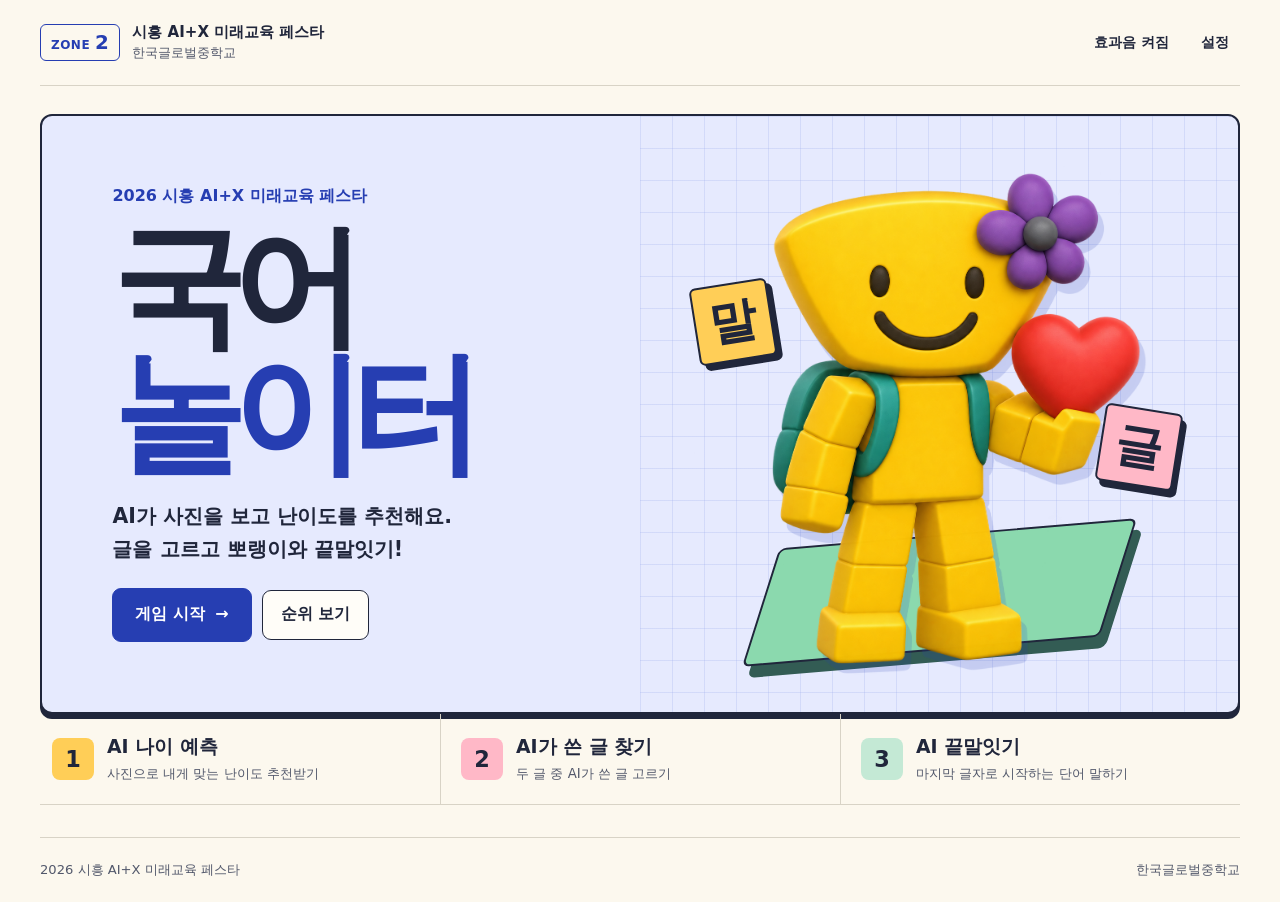
<file: public/index.html>
<!doctype html>
<html lang="ko">
<head>
  <meta charset="utf-8">
  <meta name="viewport" content="width=device-width, initial-scale=1">
  <title>국어 놀이터 | 2026 시흥 AI+X 미래교육 페스타</title>
  <link rel="stylesheet" href="styles.css?v=victory-dance-10">
</head>
<body>
  <div class="app-container">
    <canvas id="confetti-canvas" aria-hidden="true"></canvas>
    <header class="app-header">
      <div class="event-lockup">
        <span class="zone-mark">ZONE <b>2</b></span>
        <span><strong>시흥 AI+X 미래교육 페스타</strong><small>한국글로벌중학교</small></span>
      </div>
      <div class="header-controls">
        <button id="btn-sound" class="btn-utility" aria-pressed="true">효과음 켜짐</button>
        <button id="btn-config" class="btn-utility">설정</button>
        <button id="btn-home" class="btn-utility" hidden>처음</button>
      </div>
    </header>
    <main>
      <div class="status-bar" id="game-status" hidden>
        <strong id="stage-badge">1 / 3 · AI 나이 예측</strong>
        <span>내 점수 <b id="total-score">0</b></span>
      </div>

      <section id="view-home" class="view-section active" aria-labelledby="home-title">
        <div class="home-hero">
          <div class="hero-copy">
            <p class="hero-kicker">2026 시흥 AI+X 미래교육 페스타</p>
            <h1 id="home-title" tabindex="-1">국어<br><span>놀이터</span></h1>
            <p class="hero-subtitle">AI가 사진을 보고 난이도를 추천해요.<br>글을 고르고 뽀랭이와 끝말잇기!</p>
            <div class="actions">
              <button id="btn-start-camera-scan" class="btn-primary-large">게임 시작 <span aria-hidden="true">→</span></button>
              <button id="btn-view-leaderboard" class="btn-secondary">순위 보기</button>
            </div>
          </div>
          <div class="word-art" aria-hidden="true">
            <div class="block-platform"></div>
            <span class="block-tile block-tile-one">말</span><span class="block-tile block-tile-two">글</span>
            <img src="pporaengi.png" class="hero-avatar" alt="">
          </div>
        </div>
        <ol class="stage-list" aria-label="게임 순서">
          <li><span class="stage-number step-one">1</span><span><b>AI 나이 예측</b><small>사진으로 내게 맞는 난이도 추천받기</small></span></li>
          <li><span class="stage-number step-two">2</span><span><b>AI가 쓴 글 찾기</b><small>두 글 중 AI가 쓴 글 고르기</small></span></li>
          <li><span class="stage-number step-three">3</span><span><b>AI 끝말잇기</b><small>마지막 글자로 시작하는 단어 말하기</small></span></li>
        </ol>
      </section>

      <section id="view-stage0" class="view-section" aria-labelledby="scan-heading">
        <div class="screen-heading">
          <h2 id="scan-heading" tabindex="-1">AI가 내 나이를 맞힐까?</h2>
          <p id="scan-instruction"></p>
        </div>
        <div class="scan-layout">
          <div class="camera-viewfinder" id="camera-viewfinder">
            <video id="webcam-video" autoplay playsinline muted></video>
            <canvas id="webcam-canvas" hidden></canvas>
            <p id="camera-status" role="status">카메라를 준비하고 있어요.</p>
            <div id="scan-laser-line" class="scan-laser"></div>
          </div>
          <div class="scan-panel">
            <div class="actions">
              <button id="btn-capture-scan" class="btn-primary-large" disabled>사진 찍기</button>
            <button id="btn-skip-scan" class="btn-secondary">건너뛰기</button>
            <button id="btn-retry-camera" class="btn-secondary" hidden>카메라 다시 켜기</button>
            </div>
            <p id="scan-notice" class="status-note" role="status"></p>
            <div id="scan-result-card" class="scan-result-card">
              <h3 id="scan-age-title" aria-live="polite"></h3>
              <p id="scan-greeting-text"></p>
              <label for="game-level">난이도</label>
              <select id="game-level"></select>
              <div class="actions">
                <button id="btn-confirm-age" class="btn-primary-large">글 찾기 시작 <span aria-hidden="true">→</span></button>
              </div>
            </div>
          </div>
        </div>
      </section>

      <section id="view-stage1" class="view-section" aria-labelledby="quiz-heading">
        <div class="screen-heading">
          <h2 id="quiz-heading" tabindex="-1">AI가 쓴 글 찾기</h2>
          <p>둘 중 AI가 쓴 글은 어느 쪽일까?</p>
        </div>
        <div class="quiz-header">
          <span id="quiz-idiom-tag"></span><strong id="quiz-number">1 / 2 문제</strong>
        </div>
        <div class="timer-container" aria-hidden="true"><div id="quiz-timer-bar" class="timer-bar"></div></div>
        <div class="cards-comparison">
          <article id="card-a" class="card-item">
            <h3 class="card-tag">가</h3>
            <p id="card-text-a" class="card-text"></p>
            <button class="card-select-btn">가 글 선택</button>
          </article>
          <article id="card-b" class="card-item">
            <h3 class="card-tag">나</h3>
            <p id="card-text-b" class="card-text"></p>
            <button class="card-select-btn">나 글 선택</button>
          </article>
        </div>
        <div id="quiz-feedback" class="quiz-feedback" role="status">
          <h3 id="feedback-title"></h3>
          <p id="feedback-desc"></p>
          <p><a id="quiz-source" target="_blank" rel="noopener noreferrer"></a></p>
          <p class="quiz-note">글의 느낌만으로 작성자를 확정할 수는 없어.</p>
        </div>
        <button id="btn-next-quiz" class="btn-primary-large">다음 문제 →</button>
      </section>

      <section id="view-stage2" class="view-section" aria-labelledby="battle-heading">
        <div class="screen-heading">
          <h2 id="battle-heading" tabindex="-1">AI와 끝말잇기</h2>
          <p>뽀랭이와 다섯 번 주고받아 봐. 틀리거나 시간이 다 되면 한 번 더 도전할 수 있어.</p>
        </div>
        <div class="battle-arena">
          <div class="ai-character-card">
            <img class="character-avatar" id="ai-avatar-container" src="pporaengi.png" alt="">
            <div><strong>뽀랭이</strong><p id="ai-speech-text" class="ai-speech-bubble" aria-live="polite"></p></div>
          </div>
          <div class="battle-play">
            <div class="battle-status-row"><b id="battle-turn-text">1 / 5 차례</b><span id="battle-misses">실패 0 / 2</span><span id="battle-time-text">10초 · 대기 중</span></div>
            <div class="timer-container" aria-hidden="true"><div id="battle-timer-bar" class="timer-bar"></div></div>
            <div class="target-char-box">
              <p id="word-rule">이 글자로 시작!</p>
              <div id="target-char" class="target-char-badge" aria-live="polite">–</div>
              <p id="target-variants" class="target-variants"></p>
            </div>
            <div class="mic-control-center">
              <div class="actions">
                <button id="btn-mic" class="btn-primary-large btn-mic" disabled>마이크로 말하기</button>
                <button id="btn-text-fallback" class="btn-secondary" disabled>키보드로 입력</button>
              </div>
              <div class="mic-meter-box" aria-hidden="true"><div id="mic-meter-fill" class="mic-meter-fill"></div></div>
              <p id="mic-status-text" class="mic-guide-text" role="status"></p>
              <p id="speech-live-text" class="speech-live-text"></p>
              <div id="speech-choices" class="speech-choices" hidden>
                <p>말한 단어를 골라 줘.</p>
                <div id="speech-choice-buttons" class="actions"></div>
              </div>
              <p id="mic-trouble-hint" class="mic-trouble-hint" role="status"></p>
              <button id="btn-chance" class="btn-utility" disabled>힌트 1회</button>
            </div>
          </div>
        </div>
      </section>

      <section id="view-result" class="view-section" aria-labelledby="result-heading">
        <div class="screen-heading">
          <h2 id="result-heading" tabindex="-1">도전 완료!</h2>
          <p id="result-message" hidden></p>
        </div>
        <div id="ai-victory" class="ai-victory" hidden>
          <audio id="victory-voice" src="pporaengi-l-voice.mp3?v=2" preload="auto" loop></audio>
          <div class="victory-avatar" role="img" aria-label="노래에 맞춰 춤추는 뽀랭이">
            <img id="victory-avatar" class="victory-frame frame-ready" src="pporaengi.png" alt="">
            <div class="victory-frame victory-dance-sprite" aria-hidden="true"></div>
            <div class="victory-frame victory-rig" aria-hidden="true">
              <i class="dance-limb dance-leg dance-leg-left"></i>
              <i class="dance-limb dance-leg dance-leg-right"></i>
              <i class="dance-limb dance-arm dance-arm-left"></i>
              <i class="dance-limb dance-arm dance-arm-right"><i class="dance-phone"></i></i>
              <i class="dance-torso"></i>
              <i class="dance-head"></i>
            </div>
          </div>
          <div>
            <p><strong>이번엔 뽀랭이 승리!</strong><span id="victory-lyric">“L을 가져가!”</span></p>
            <button id="btn-replay-dance" class="btn-utility">L 춤 다시 보기</button>
          </div>
        </div>
        <div class="result-hero">
          <div class="score-summary">
            <p id="tier-badge-text"></p>
            <p class="final-score-text"><strong id="final-score-val">0</strong><span>점</span></p>
            <dl class="score-breakdown">
              <div><dt>글 찾기</dt><dd id="res-score-s1"></dd></div>
              <div><dt>끝말잇기</dt><dd id="res-score-s2"></dd></div>
              <div id="win-bonus" hidden><dt id="win-bonus-label">완주 보너스</dt><dd>50점</dd></div>
            </dl>
          </div>
          <div class="nickname-input-box">
            <label for="nickname-input">순위판에 올릴 별명</label>
            <input id="nickname-input" maxlength="8" placeholder="예: 배곧호랑이" autocomplete="off" required>
            <p>실명 대신 한글·영문·숫자 등으로 8글자 이내의 별명을 써 줘.</p>
            <button id="btn-save-rank" class="btn-primary-large">내 점수 올리기</button>
            <p id="rank-save-status" class="status-note" role="status"></p>
            <button id="btn-restart" class="btn-secondary">다시 도전</button>
          </div>
        </div>
      </section>

      <section id="view-leaderboard" class="view-section" aria-labelledby="leaderboard-heading">
        <div class="screen-heading split-heading">
          <div><h2 id="leaderboard-heading" tabindex="-1">오늘의 순위</h2><p>국어 놀이터 상위 10명의 기록</p></div>
          <div class="actions">
            <a href="leaderboard.html" target="_blank" rel="noopener" class="btn-secondary">큰 화면으로 보기 ↗</a>
            <button id="btn-lb-back" class="btn-secondary">처음으로</button>
          </div>
        </div>
        <p id="game-ranking-status" class="status-note" role="status"></p>
        <div class="table-wrap">
          <table class="leaderboard-table">
            <thead><tr><th>순위</th><th>별명</th><th>난이도</th><th>점수</th><th>등록 시각</th></tr></thead>
            <tbody id="ranking-table-body"></tbody>
          </table>
        </div>
      </section>
    </main>
    <footer class="app-footer"><span>2026 시흥 AI+X 미래교육 페스타</span><span>한국글로벌중학교</span></footer>
  </div>

  <dialog id="config-modal" class="modal-content" aria-labelledby="config-heading">
    <h2 id="config-heading">운영 설정</h2>
    <p id="ai-engine-status" class="ai-mode-indicator"></p>
    <label for="voice-select-dropdown">뽀랭이 목소리</label>
    <select id="voice-select-dropdown"><option value="">기본 목소리</option></select>
    <button id="btn-test-voice" class="btn-secondary">미리 듣기</button>
    <label class="checkbox-label"><input type="checkbox" id="toggle-force-local"> 오프라인 모드 사용</label>
    <div class="actions"><button id="btn-save-config" class="btn-primary-large">저장</button><button id="btn-close-config" class="btn-secondary">닫기</button></div>
  </dialog>

  <dialog id="text-input-modal" class="modal-content" aria-labelledby="text-modal-heading">
    <h2 id="text-modal-heading">단어 입력</h2>
    <p id="text-modal-time" aria-hidden="true"></p>
    <label id="text-modal-rule" for="text-modal-input">이어지는 한글 단어를 써 줘.</label>
    <input id="text-modal-input" type="text" inputmode="text" autocomplete="off" spellcheck="false" autofocus aria-describedby="text-modal-feedback">
    <p id="text-modal-feedback" role="status"></p>
    <div class="actions"><button type="button" id="btn-submit-text" class="btn-primary-large">제출</button><button type="button" id="btn-close-modal" class="btn-secondary">취소</button></div>
  </dialog>

  <script src="rankings.js"></script>
  <script src="words.js?v=5-levels"></script>
  <script src="quiz-levels.js?v=6"></script>
  <script src="app.js?v=10"></script>
</body>
</html>
</file>
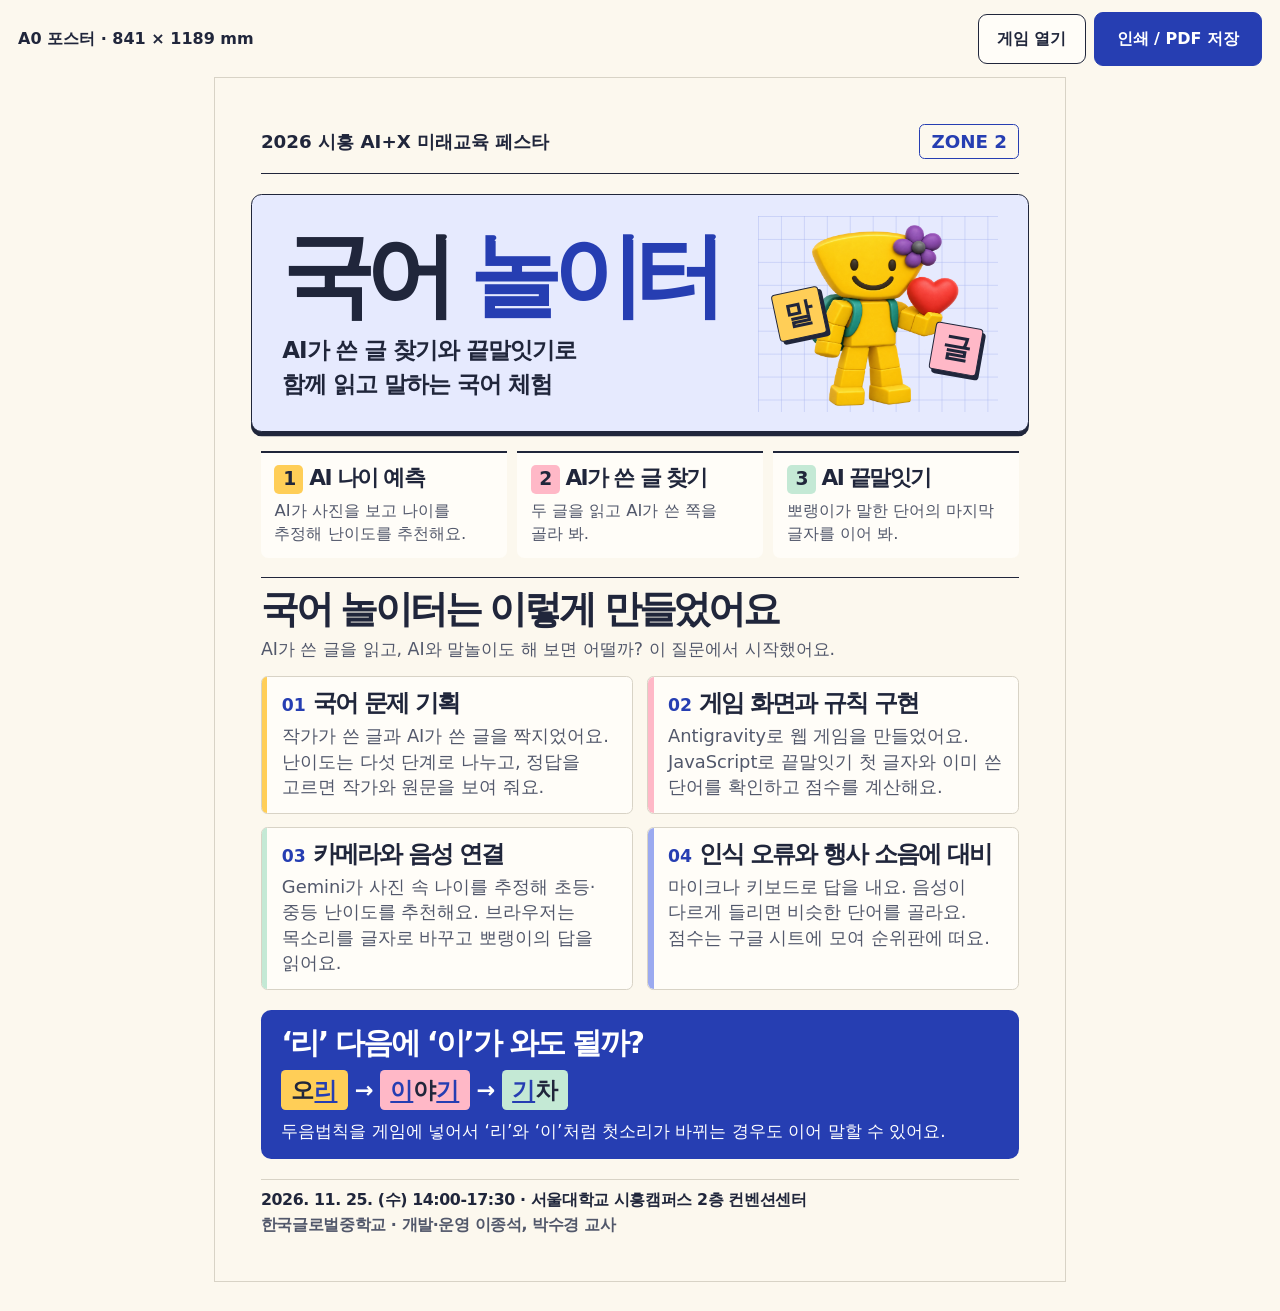
<file: public/poster_a0.html>
<!doctype html>
<html lang="ko">
<head>
  <meta charset="utf-8">
  <meta name="viewport" content="width=device-width, initial-scale=1">
  <title>A0 포스터 | 국어 놀이터</title>
  <link rel="stylesheet" href="styles.css">
  <style>
    @page { size: 841mm 1189mm; margin: 0; }
    .print-controls { display: flex; flex-wrap: wrap; align-items: center; gap: 8px; padding: 12px 18px; }
    .print-controls strong { margin-right: auto; }
    .poster-wrapper { width: min(100% - 32px, 850px); margin: 0 auto 30px; container-type: inline-size; }
    .poster { width: 100%; aspect-ratio: 841 / 1189; display: grid; grid-template-rows: auto 28cqw auto auto minmax(min-content, 1fr) auto; gap: 2.3cqw; padding: 5.4cqw; background: var(--paper); color: var(--ink); outline: 1px solid var(--line); print-color-adjust: exact; -webkit-print-color-adjust: exact; }
    .poster-header { display: flex; justify-content: space-between; align-items: center; gap: 2cqw; border-bottom: .15cqw solid var(--ink); padding-bottom: 1.7cqw; font-weight: 800; font-size: 2.15cqw; }
    .poster-zone { padding: .7cqw 1.3cqw; border: .15cqw solid currentColor; border-radius: .65cqw; color: var(--blue); white-space: nowrap; }
    .poster-hero { display: grid; grid-template-columns: 1.9fr 1fr; align-items: center; gap: 2.4cqw; margin: 0 -1.2cqw; padding: 2.5cqw 3.6cqw; background: var(--blue-light); border: .2cqw solid var(--ink); box-shadow: 0 .5cqw 0 var(--ink); border-radius: 1.25cqw; }
    .poster-hero h1 { color: var(--ink); font-size: 10.8cqw; line-height: 1.06; letter-spacing: -.105em; font-weight: 900; white-space: nowrap; }
    .poster-hero h1 span { color: var(--blue); white-space: nowrap; }
    .poster-hero p { margin-top: 1.25cqw; font-size: 2.7cqw; font-weight: 800; line-height: 1.45; letter-spacing: -.045em; }
    .poster-art { position: relative; width: 100%; height: 100%; display: grid; place-items: center; isolation: isolate; background-image: linear-gradient(#aab7f072 .12cqw, transparent .12cqw), linear-gradient(90deg, #aab7f072 .12cqw, transparent .12cqw); background-size: 2.7cqw 2.7cqw; }
    .poster-art img { width: 23cqw; height: 23cqw; z-index: 1; }
    .poster-art span { display: grid; place-items: center; position: absolute; top: 38%; left: 7%; width: 5.7cqw; aspect-ratio: 1; font-size: 3.35cqw; font-weight: 900; border: .2cqw solid var(--ink); border-radius: .44cqw; box-shadow: .36cqw .42cqw 0 var(--ink); transform: rotate(-12deg); z-index: 2; }
    .poster-art span:last-of-type { top: 56%; left: auto; right: 7%; transform: rotate(10deg); }
    .poster-stages { display: grid; grid-template-columns: repeat(3, minmax(0, 1fr)); list-style: none; padding: 0; gap: 1.2cqw; }
    .poster-stages li { padding: 1.4cqw 1.6cqw; border-top: .35cqw solid var(--ink); background: var(--white); border-radius: 0 0 .85cqw .85cqw; }
    .poster-stages .number { display: inline-grid; place-items: center; width: 3.4cqw; aspect-ratio: 1; border-radius: .58cqw; font-size: 2.2cqw; line-height: 1; font-weight: 900; vertical-align: middle; }
    .poster-stages h2 { font-size: 2.55cqw; line-height: 1.24; letter-spacing: -.075em; }
    .poster-stages p { margin-top: .75cqw; font-size: 1.94cqw; color: var(--muted); line-height: 1.38; word-break: keep-all; }
    .section-heading { font-size: 4.45cqw; line-height: 1.1; letter-spacing: -.085em; }
    .development { padding-top: 1.25cqw; border-top: .18cqw solid var(--ink); }
    .development > p { font-size: 2.05cqw; line-height: 1.4; margin: .8cqw 0 1.65cqw; color: var(--muted); word-break: keep-all; }
    .development-grid { display: grid; grid-template-columns: repeat(2, minmax(0, 1fr)); gap: 1.5cqw 1.65cqw; list-style: none; padding: 0; }
    .development-grid li { position: relative; padding: 1.45cqw 1.7cqw 1.6cqw 2.35cqw; border: .13cqw solid var(--line); border-radius: .75cqw; background: var(--white); }
    .development-grid li::before { content: ""; position: absolute; inset: 0 auto 0 0; width: .65cqw; border-radius: .7cqw 0 0 .7cqw; background: var(--yellow); }
    .development-grid li:nth-child(2)::before { background: var(--pink); }
    .development-grid li:nth-child(3)::before { background: var(--green); }
    .development-grid li:nth-child(4)::before { background: #9baaf0; }
    .development-grid h3 { font-size: 2.85cqw; line-height: 1.23; letter-spacing: -.075em; }
    .development-grid h3 span { color: var(--blue); font-size: 2.03cqw; margin-right: .8cqw; letter-spacing: 0; }
    .development-grid p { margin-top: .52cqw; font-size: 2.1cqw; color: var(--muted); line-height: 1.42; word-break: keep-all; }
    .behind-scenes { align-self: stretch; padding: 1.95cqw 2.4cqw; border-radius: 1.2cqw; background: var(--blue); color: white; display: grid; align-content: center; gap: 1.1cqw; }
    .behind-scenes h2 { font-size: 3.5cqw; line-height: 1.16; letter-spacing: -.075em; }
    .word-flow { display: flex; align-items: center; flex-wrap: wrap; gap: .8cqw; font-size: 2.65cqw; font-weight: 900; }
    .word-flow span { padding: .55cqw 1.2cqw; border-radius: .55cqw; color: var(--ink); }
    .word-flow mark { background: none; color: var(--blue); text-decoration: underline; text-underline-offset: .12em; }
    .behind-scenes p { font-size: 2cqw; line-height: 1.35; word-break: keep-all; }
    .poster-details { display: grid; gap: .45cqw; font-size: 1.86cqw; font-weight: 700; line-height: 1.35; letter-spacing: -.025em; border-top: .14cqw solid var(--line); padding-top: 1.05cqw; }
    .poster-details p:last-child { color: var(--muted); }
    @media print {
      body { width: 841mm; height: 1189mm; margin: 0; }
      .print-controls { display: none; }
      .poster-wrapper { width: 841mm; margin: 0; }
      .poster { height: 1188.7mm; outline: none; }
    }
  </style>
</head>
<body>
  <nav class="print-controls" aria-label="포스터 도구">
    <strong>A0 포스터 · 841 × 1189 mm</strong>
    <a href="index.html" class="btn-secondary">게임 열기</a>
    <button class="btn-primary-large" type="button" onclick="window.print()">인쇄 / PDF 저장</button>
  </nav>
  <div class="poster-wrapper">
    <main class="poster">
      <header class="poster-header"><span>2026 시흥 AI+X 미래교육 페스타</span><span class="poster-zone">ZONE 2</span></header>
      <div class="poster-hero">
        <div><h1>국어 <span>놀이터</span></h1><p>AI가 쓴 글 찾기와 끝말잇기로<br>함께 읽고 말하는 국어 체험</p></div>
        <div class="poster-art" aria-hidden="true"><span class="step-one">말</span><span class="step-two">글</span><img src="pporaengi.png" alt=""></div>
      </div>
      <ol class="poster-stages" aria-label="체험 순서">
        <li><h2><span class="number step-one">1</span> AI 나이 예측</h2><p>AI가 사진을 보고 나이를 추정해 난이도를 추천해요.</p></li>
        <li><h2><span class="number step-two">2</span> AI가 쓴 글 찾기</h2><p>두 글을 읽고 AI가 쓴 쪽을 골라 봐.</p></li>
        <li><h2><span class="number step-three">3</span> AI 끝말잇기</h2><p>뽀랭이가 말한 단어의 마지막 글자를 이어 봐.</p></li>
      </ol>
      <section class="development" aria-labelledby="development-title">
        <h2 class="section-heading" id="development-title">국어 놀이터는 이렇게 만들었어요</h2>
        <p>AI가 쓴 글을 읽고, AI와 말놀이도 해 보면 어떨까? 이 질문에서 시작했어요.</p>
        <ol class="development-grid">
          <li><h3><span>01</span>국어 문제 기획</h3><p>작가가 쓴 글과 AI가 쓴 글을 짝지었어요. 난이도는 다섯 단계로 나누고, 정답을 고르면 작가와 원문을 보여 줘요.</p></li>
          <li><h3><span>02</span>게임 화면과 규칙 구현</h3><p>Antigravity로 웹 게임을 만들었어요. JavaScript로 끝말잇기 첫 글자와 이미 쓴 단어를 확인하고 점수를 계산해요.</p></li>
          <li><h3><span>03</span>카메라와 음성 연결</h3><p>Gemini가 사진 속 나이를 추정해 초등·중등 난이도를 추천해요. 브라우저는 목소리를 글자로 바꾸고 뽀랭이의 답을 읽어요.</p></li>
          <li><h3><span>04</span>인식 오류와 행사 소음에 대비</h3><p>마이크나 키보드로 답을 내요. 음성이 다르게 들리면 비슷한 단어를 골라요. 점수는 구글 시트에 모여 순위판에 떠요.</p></li>
        </ol>
      </section>
      <section class="behind-scenes" aria-labelledby="rule-title">
        <h2 id="rule-title">‘리’ 다음에 ‘이’가 와도 될까?</h2>
        <div class="word-flow" aria-label="오리, 이야기, 기차">
          <span class="step-one">오<mark>리</mark></span> →
          <span class="step-two"><mark>이</mark>야<mark>기</mark></span> →
          <span class="step-three"><mark>기</mark>차</span>
        </div>
        <p>두음법칙을 게임에 넣어서 ‘리’와 ‘이’처럼 첫소리가 바뀌는 경우도 이어 말할 수 있어요.</p>
      </section>
      <footer class="poster-details">
        <p>2026. 11. 25. (수) 14:00-17:30 · 서울대학교 시흥캠퍼스 2층 컨벤션센터</p>
        <p>한국글로벌중학교 · 개발·운영 이종석, 박수경 교사</p>
      </footer>
    </main>
  </div>
</body>
</html>
</file>
<file: public/styles.css>
:root {
  color-scheme: light;
  --paper: #fcf8ee;
  --white: #fffdf8;
  --ink: #20263b;
  --muted: #52586b;
  --line: #d8d3c6;
  --blue: #263eb2;
  --blue-light: #e6eafe;
  --yellow: #ffce57;
  --pink: #ffb8c7;
  --green: #c4e9d5;
  --good: #225c40;
  --bad: #a32645;
  --sans: "Pretendard", "Malgun Gothic", "Apple SD Gothic Neo", system-ui, sans-serif;
}

*, *::before, *::after { box-sizing: border-box; }
[hidden] { display: none !important; }
body { margin: 0; background: var(--paper); color: var(--ink); font-family: var(--sans); }
h1, h2, h3, p, ol, dl, dd { margin: 0; }
button, input, select { font: inherit; }
button, a { touch-action: manipulation; }
button:disabled { cursor: default; opacity: .55; }
:focus-visible { outline: 3px solid var(--blue); outline-offset: 4px; }

.app-container { max-width: 1280px; min-height: 100svh; margin: 0 auto; padding: 0 40px; position: relative; display: flex; flex-direction: column; }
.app-container main { flex: 1; }
.app-header, .app-footer { display: flex; justify-content: space-between; align-items: center; gap: 16px; }
.app-header { min-height: 86px; border-bottom: 1px solid var(--line); }
.app-footer { min-height: 65px; border-top: 1px solid var(--line); font-size: .82rem; color: var(--muted); margin-top: 28px; }
.event-lockup { display: flex; align-items: center; gap: 12px; font-size: .94rem; }
.event-lockup small { display: block; margin-top: 3px; color: var(--muted); }
.zone-mark { display: inline-flex; align-items: baseline; gap: 5px; padding: 8px 10px; border: 1px solid currentColor; border-radius: 6px; color: var(--blue); white-space: nowrap; font-size: .75rem; font-weight: 800; letter-spacing: .04em; }
.zone-mark b { font-size: 1.24rem; line-height: 1; }
.header-controls, .actions { display: flex; align-items: center; gap: 10px; flex-wrap: wrap; }
.btn-primary-large, .btn-secondary, .btn-utility, .card-select-btn {
  display: inline-flex; justify-content: center; align-items: center; gap: .65em;
  min-height: 50px; padding: 10px 18px; border: 1px solid var(--ink); border-radius: 9px;
  background: var(--white); color: var(--ink); font-weight: 800; line-height: 1.3; text-decoration: none; cursor: pointer;
}
.btn-primary-large { min-height: 54px; padding: 12px 22px; background: var(--blue); color: #fff; border-color: var(--blue); }
.btn-primary-large:hover:not(:disabled) { background: #172d97; }
.btn-secondary:hover:not(:disabled), .btn-utility:hover:not(:disabled), .card-select-btn:hover:not(:disabled) { background: var(--blue-light); }
.btn-utility { min-height: 44px; padding: 8px 10px; border-color: transparent; background: transparent; font-size: .86rem; }
.status-bar { display: flex; justify-content: space-between; align-items: center; gap: 12px; padding: 12px 16px; margin-top: 22px; border: 1px solid var(--line); border-radius: 9px; background: var(--white); font-size: .93rem; }
.status-bar b { margin-left: 5px; color: var(--blue); font-size: 1.22rem; }
.view-section { display: none; padding: 28px 0 4px; }
.view-section.active { display: block; }

.home-hero { display: grid; grid-template-columns: 1fr 1fr; background: var(--blue-light); border: 2px solid var(--ink); border-radius: 12px; overflow: hidden; box-shadow: 0 5px 0 var(--ink); }
.hero-copy { padding: clamp(32px, 5.5vw, 74px); padding-right: 10px; }
.hero-kicker { color: var(--blue); font-size: clamp(.82rem, 1.35vw, 1rem); font-weight: 800; margin-bottom: 16px; }
.hero-copy h1 { font-size: clamp(4.1rem, 10.4vw, 9.3rem); line-height: .95; letter-spacing: -.105em; font-weight: 900; }
.hero-copy h1 span { color: var(--blue); }
.hero-subtitle { font-size: clamp(1.04rem, 1.75vw, 1.28rem); line-height: 1.6; font-weight: 700; margin: 24px 0 22px; }
.word-art { min-width: 0; position: relative; isolation: isolate; display: grid; place-items: center; background-image: linear-gradient(#aab7f052 1px, transparent 1px), linear-gradient(90deg, #aab7f052 1px, transparent 1px); background-size: 32px 32px; }
.hero-avatar { position: relative; z-index: 1; width: min(82%, 490px); filter: drop-shadow(6px 10px 0 #263eb22b); }
.block-platform { position: absolute; width: 58%; height: 20%; bottom: 10%; background: #8bd9ae; border: 2px solid var(--ink); border-radius: 7px; transform: skewX(-22deg) rotate(-5deg); box-shadow: 9px 12px 0 #335c54; }
.block-tile { position: absolute; z-index: 2; display: grid; place-items: center; width: 13%; aspect-ratio: 1; border: 2px solid var(--ink); border-radius: 6px; box-shadow: 5px 6px 0 var(--ink); font-size: clamp(1.2rem, 3.7vw, 3.5rem); font-weight: 900; }
.block-tile-one { top: 28%; left: 9%; background: var(--yellow); transform: rotate(-9deg); }
.block-tile-two { top: 49%; right: 10%; background: var(--pink); transform: rotate(9deg); }
.stage-list { display: grid; grid-template-columns: repeat(3, 1fr); list-style: none; padding: 0; border-bottom: 1px solid var(--line); }
.stage-list li { display: flex; gap: 13px; align-items: center; padding: 20px 12px; }
.stage-list li + li { border-left: 1px solid var(--line); padding-left: 20px; }
.stage-list b, .stage-list small { display: block; }
.stage-list b { font-size: clamp(.98rem, 1.6vw, 1.18rem); }
.stage-list small { color: var(--muted); margin-top: 4px; line-height: 1.45; }
.stage-number { flex: none; width: 42px; aspect-ratio: 1; display: grid; place-items: center; font-size: 1.4rem; font-weight: 900; border-radius: 8px; }
.step-one { background: var(--yellow); }
.step-two { background: var(--pink); }
.step-three { background: var(--green); }

.screen-heading { margin-bottom: 20px; }
.screen-heading h2 { font-size: clamp(1.95rem, 4.2vw, 3.35rem); letter-spacing: -.065em; line-height: 1.17; overflow-wrap: anywhere; }
.screen-heading p { color: var(--muted); font-size: clamp(1rem, 1.8vw, 1.18rem); margin-top: 8px; line-height: 1.55; }
.screen-heading h2:focus { outline: none; }
.scan-layout, .battle-arena, .result-hero { display: grid; grid-template-columns: 1.12fr 1fr; align-items: start; gap: 20px; }
.camera-viewfinder { display: grid; place-items: center; position: relative; isolation: isolate; aspect-ratio: 4 / 3; border-radius: 14px; overflow: hidden; background: var(--ink); color: white; text-align: center; }
.camera-viewfinder video, .camera-viewfinder canvas { grid-area: 1 / 1; width: 100%; height: 100%; object-fit: contain; transform: scaleX(-1); }
.camera-viewfinder p { position: absolute; padding: 18px; line-height: 1.6; }
.camera-viewfinder:not(.ready) video { visibility: hidden; }
.camera-viewfinder.captured video { visibility: hidden; }
.scan-laser { display: none; position: absolute; left: 8%; width: 84%; top: 12%; height: 3px; background: var(--yellow); }
.scan-laser.scanning { display: block; animation: scan 1.25s ease-in-out infinite alternate; }
@keyframes scan { to { top: 87%; } }
.scan-panel { padding: 22px; border-radius: 14px; background: #fff0c9; }
.scan-result-card { display: none; margin-top: 18px; padding-top: 18px; border-top: 1px solid #c4ad79; }
.scan-result-card.active { display: block; }
.scan-result-card p { line-height: 1.65; margin: 8px 0 15px; }
.quiz-header, .battle-status-row { display: flex; justify-content: space-between; gap: 12px; margin-bottom: 8px; }
.quiz-header span { color: var(--muted); }
.timer-container { height: 7px; border-radius: 5px; background: #e1ddcf; overflow: hidden; }
.timer-bar { width: 100%; height: 100%; background: var(--blue); transition: width .18s linear; }
.cards-comparison { display: grid; grid-template-columns: 1fr 1fr; gap: 16px; margin-top: 18px; }
.card-item { display: flex; flex-direction: column; gap: 14px; padding: clamp(16px, 2.6vw, 28px); border: 2px solid var(--line); border-radius: 14px; background: var(--white); cursor: pointer; }
.card-tag { display: grid; place-items: center; width: 46px; aspect-ratio: 1; border-radius: 8px; background: var(--pink); font-size: 1.4rem; }
.card-item:nth-child(2) .card-tag { background: var(--blue-light); }
.card-text { flex: 1; line-height: 1.75; font-size: clamp(1rem, 1.7vw, 1.23rem); white-space: pre-line; }
.card-select-btn { width: 100%; }
.card-item.selected-correct { border-color: var(--good); background: #eaf6ee; }
.card-item.selected-wrong { border-color: var(--bad); background: #fff0f2; }
.quiz-feedback { display: none; padding: 16px 18px; margin: 14px 0; background: var(--blue-light); border-radius: 9px; }
.quiz-feedback.show { display: block; }
.quiz-feedback p { margin-top: 5px; line-height: 1.55; }
.quiz-feedback .quiz-note { color: var(--muted); font-size: .88rem; }
#btn-next-quiz { display: none; }

.battle-arena { grid-template-columns: .85fr 1.15fr; }
.ai-character-card { display: flex; align-items: center; gap: 13px; padding: 18px; background: var(--green); border-radius: 14px; }
.character-avatar { width: 96px; height: 96px; object-fit: contain; flex: none; transition: transform .2s ease; }
.character-avatar[data-mood="amazed"] { transform: scale(1.12) rotate(-5deg); }
.character-avatar[data-mood="nervous"] { transform: rotate(7deg); }
.ai-speech-bubble { margin-top: 5px; line-height: 1.55; overflow-wrap: anywhere; }
.battle-play { padding: 18px; border: 1px solid var(--line); border-radius: 14px; background: var(--white); }
.battle-status-row { font-size: .9rem; }
.battle-status-row span, .target-variants { color: var(--muted); }
.target-char-box, .mic-control-center { display: grid; justify-items: center; gap: 9px; text-align: center; }
.target-char-box { padding: 18px 0; }
.target-char-badge { min-width: 90px; padding: 8px 16px 12px; border-radius: 12px; background: var(--yellow); font-size: 3.7rem; font-weight: 900; line-height: 1.15; }
.mic-control-center .actions { justify-content: center; }
.btn-mic.listening { background: var(--bad); border-color: var(--bad); }
.mic-meter-box { width: min(150px, 100%); height: 5px; border-radius: 4px; background: var(--line); overflow: hidden; }
.mic-meter-fill { height: 100%; width: 0; background: var(--good); }
.mic-guide-text, .speech-live-text, .mic-trouble-hint { color: var(--muted); font-size: .94rem; line-height: 1.55; }
.mic-guide-text:empty, .speech-live-text:empty, .mic-trouble-hint { display: none; }
.mic-trouble-hint { padding: 8px 12px; border-radius: 8px; background: #fff0f2; color: var(--bad); }
.speech-choices { width: 100%; padding: 12px; background: var(--blue-light); border: 1px solid #aebbf1; border-radius: 9px; }
.speech-choices p { font-weight: 800; margin-bottom: 8px; }
.speech-choices button { min-width: 76px; }
.ai-victory { display: flex; align-items: center; justify-content: center; gap: 16px; padding: 8px 18px; margin-bottom: 16px; background: var(--blue-light); border: 2px solid var(--ink); border-radius: 10px; }
.victory-avatar { position: relative; flex: none; width: clamp(115px, 20vw, 210px); aspect-ratio: 1; }
.victory-frame { position: absolute; inset: 0; width: 100%; height: 100%; object-fit: contain; visibility: hidden; }
.victory-avatar:not([data-frame]) .frame-ready,
.victory-avatar[data-frame="ready"] .frame-ready { visibility: visible; }
.victory-avatar[data-phrase="l"] .victory-dance-sprite,
.victory-avatar[data-phrase]:not([data-phrase="l"]) .victory-rig { visibility: visible; }
.victory-dance-sprite { background: url("pporaengi-l-sprites.png") 0 0 / 200% 200% no-repeat; }
.victory-avatar[data-frame="left"] .victory-dance-sprite { background-position: right top; transform: translateX(3%); }
.victory-avatar[data-frame="right"] .victory-dance-sprite { background-position: left bottom; transform: translateX(-3%); }
.victory-avatar[data-frame="land"] .victory-dance-sprite { background-position: right bottom; transform: translateY(1.5%); }
.victory-avatar[data-frame="hop"] .victory-dance-sprite { transform: translateY(-5.5%); }
.victory-rig {
  transform: translate(var(--dance-x, 0), var(--dance-y, 0)) rotate(var(--dance-tilt, 0deg));
  transition: transform .17s ease-out;
}
.dance-head {
  position: absolute; inset: 0; z-index: 2;
  background: url("pporaengi.png") center / 100% 100% no-repeat;
  clip-path: polygon(12% 3%, 85% 3%, 85% 28%, 77% 30%, 66% 36%, 62% 43%, 30% 45%, 21% 39%, 12% 25%);
}
.dance-torso {
  position: absolute; z-index: 1; top: 42%; left: 32%; width: 31%; height: 25%; border-radius: 10% 9% 14% 12%;
  background: linear-gradient(93deg, #227c76 0 12%, #3e9d8c 13%, #ebaa07 19%, #ffd62f 32%, #ffca1c 77%, #279187 84%, #1b736f 100%);
  box-shadow: inset -2px -3px #a9661d38;
}
.dance-limb {
  position: absolute; display: block; transform-origin: 50% 10%; transition: transform .17s ease-out;
  background: linear-gradient(100deg, #dc9306, #ffd63b 38%, #ffbf14 80%, #daa215);
  box-shadow: inset 0 -1px #a6692580, inset 1px 2px #ffe46d;
  border-radius: 17% 16% 15% 15%;
}
.dance-arm { z-index: 3; top: 44%; width: 12%; height: 30%; }
.dance-arm::before, .dance-leg::before {
  content: ""; position: absolute; top: 48%; left: 3%; right: 3%; border-top: 1px solid #a86d205e;
}
.dance-arm-left { left: 25%; transform: rotate(var(--left-arm, 14deg)); }
.dance-arm-right { left: 59%; transform: rotate(var(--right-arm, -14deg)); }
.dance-leg { top: 63%; width: 16%; height: 27%; }
.dance-leg-left { left: 33%; transform: rotate(var(--left-leg, 4deg)); }
.dance-leg-right { left: 49%; transform: rotate(var(--right-leg, -4deg)); }
.dance-leg::after {
  content: ""; position: absolute; bottom: -6%; left: -13%; width: 120%; height: 29%; border-radius: 22%;
  background: linear-gradient(165deg, #ffe16b, #f9b611 66%, #dfa012); box-shadow: inset 0 -2px #ad74177d;
}
.dance-phone {
  display: none; position: absolute; z-index: 4; bottom: -18%; right: 12%; width: 70%; height: 30%;
  border-radius: 16%; border: 2px solid #1f2746; background: #5876e4; transform: rotate(55deg);
}
.dance-phone::after { content: ""; position: absolute; inset: 12% 53% 55% 12%; background: #16234a; border-radius: 50%; }
.victory-avatar[data-phrase="cream"] { --left-arm: 153deg; --right-arm: -153deg; --left-leg: 13deg; --right-leg: -13deg; }
.victory-avatar[data-phrase="cream"][data-beat="1"],
.victory-avatar[data-phrase="cream"][data-beat="3"] { --left-arm: 111deg; --right-arm: -111deg; --dance-y: -7%; --left-leg: 23deg; --right-leg: -23deg; }
.victory-avatar[data-phrase="cross"] { --left-arm: -63deg; --right-arm: 63deg; --left-leg: 25deg; --right-leg: -25deg; }
.victory-avatar[data-phrase="cross"][data-beat="1"],
.victory-avatar[data-phrase="cross"][data-beat="3"] { --left-arm: 70deg; --right-arm: -70deg; --left-leg: -19deg; --right-leg: 19deg; --dance-y: -5%; }
.victory-avatar[data-phrase="veggie"] { --left-arm: 118deg; --right-arm: -34deg; --left-leg: 23deg; --right-leg: 35deg; --dance-x: -4%; --dance-tilt: -9deg; }
.victory-avatar[data-phrase="veggie"][data-beat="1"],
.victory-avatar[data-phrase="veggie"][data-beat="3"] { --left-arm: 34deg; --right-arm: -118deg; --left-leg: -35deg; --right-leg: -23deg; --dance-x: 4%; --dance-tilt: 9deg; }
.victory-avatar[data-phrase="selfie"] { --left-arm: 24deg; --right-arm: -133deg; --dance-x: -2%; --dance-tilt: -7deg; }
.victory-avatar[data-phrase="selfie"][data-beat="1"],
.victory-avatar[data-phrase="selfie"][data-beat="3"] { --left-arm: 146deg; --right-arm: -118deg; --dance-x: 3%; --dance-tilt: 8deg; }
.victory-avatar[data-phrase="selfie"] .dance-phone { display: block; }
@media (prefers-reduced-motion: reduce) {
  #btn-replay-dance { display: none; }
}
.ai-victory strong { display: block; font-size: clamp(1.2rem, 3vw, 2.5rem); color: var(--blue); }
.ai-victory span { display: block; margin-top: 6px; }

.score-summary { padding: 24px; background: var(--blue-light); border-radius: 14px; }
#tier-badge-text { color: var(--blue); font-weight: 800; }
.final-score-text { line-height: 1; margin: 10px 0 22px; }
.final-score-text strong { font-size: clamp(3.8rem, 9vw, 7rem); letter-spacing: -.07em; font-variant-numeric: tabular-nums; }
.final-score-text span { font-size: 1.4rem; font-weight: 800; margin-left: 8px; }
.score-breakdown > div { display: flex; justify-content: space-between; gap: 10px; padding: 8px 0; border-top: 1px solid #bac4f1; }
.score-breakdown dd { font-weight: 800; }
.nickname-input-box, .modal-content { display: grid; gap: 10px; }
.nickname-input-box { padding: 18px; }
.nickname-input-box p, .ai-mode-indicator { color: var(--muted); font-size: .92rem; }
.status-note { font-size: .92rem; line-height: 1.55; color: var(--muted); margin: 8px 0; }
.status-note:empty { display: none; }
input:not([type="checkbox"]), select { min-height: 48px; width: 100%; padding: 10px 12px; border: 1px solid var(--muted); border-radius: 8px; background: white; color: var(--ink); }
label { font-weight: 800; }
.checkbox-label { display: flex; align-items: center; gap: 8px; min-height: 44px; }
.modal-content { display: none; width: min(440px, calc(100% - 28px)); max-height: calc(100% - 28px); padding: 22px; border: 1px solid var(--ink); border-radius: 14px; background: var(--white); color: var(--ink); }
.modal-content[open] { display: grid; }
.modal-content::backdrop { background: #20263b85; }
#text-modal-time { color: var(--blue); font-weight: 800; }
#text-modal-feedback:not(:empty) { color: var(--ink); line-height: 1.5; }
#text-modal-feedback:empty { display: none; }

.split-heading { display: flex; justify-content: space-between; align-items: end; gap: 14px; flex-wrap: wrap; }
.table-wrap { overflow-x: auto; }
.leaderboard-table { border-collapse: collapse; width: 100%; min-width: 395px; background: var(--white); }
.leaderboard-table th, .leaderboard-table td { padding: 12px 10px; border-bottom: 1px solid var(--line); text-align: left; }
.leaderboard-table th { color: var(--muted); font-size: .88rem; white-space: nowrap; }
.leaderboard-table td:nth-child(2) { overflow-wrap: anywhere; font-weight: 800; }
.leaderboard-table td:nth-child(4) { color: var(--blue); font-weight: 900; white-space: nowrap; }
.leaderboard-table .empty-cell { text-align: center; color: var(--muted); padding: 26px 10px; }
.rank-top-1 { background: #fff0c9; }
.rank-my { background: var(--green); }
#confetti-canvas { position: absolute; z-index: 3; inset: 0; width: 100%; height: 100%; pointer-events: none; }

@media (max-width: 780px) {
  .app-container { padding: 0 22px; }
  .hero-copy { padding-left: 27px; }
  .stage-list li { padding-left: 0; }
  .stage-list li + li { padding-left: 12px; }
}
@media (max-width: 600px) {
  .app-container { padding: 0 14px; }
  .app-header { min-height: 72px; flex-wrap: wrap; gap: 0 8px; padding: 8px 0; }
  .event-lockup { gap: 7px; font-size: .83rem; }
  .event-lockup small { font-size: .72rem; }
  .header-controls { gap: 0; }
  .view-section { padding-top: 16px; }
  .home-hero { grid-template-columns: 1fr; }
  .hero-copy { padding: 26px 20px 0; }
  .hero-copy h1 { font-size: clamp(3.3rem, 13vw, 4.5rem); letter-spacing: -.09em; }
  .hero-copy h1 br { display: none; }
  .hero-copy h1 span { margin-left: .12em; }
  .hero-subtitle { margin: 12px 0 14px; }
  .word-art { width: 100%; min-height: 183px; margin-top: 12px; }
  .hero-avatar { width: min(57%, 230px); }
  .block-platform { bottom: 11%; width: 46%; }
  .block-tile { width: 11%; box-shadow: 3px 4px 0 var(--ink); }
  .block-tile-one { left: 18%; }
  .block-tile-two { right: 18%; }
  .stage-list { grid-template-columns: 1fr; }
  .stage-list li, .stage-list li + li { border-left: 0; padding: 10px 3px; }
  .stage-list li + li { border-top: 1px solid var(--line); }
  .stage-number { width: 35px; }
  .scan-layout, .battle-arena, .result-hero, .cards-comparison { grid-template-columns: 1fr; gap: 12px; }
  .app-footer { flex-wrap: wrap; justify-content: flex-start; align-content: center; gap: 6px 12px; }
  .nickname-input-box { padding: 4px 0; }
}
@media (prefers-reduced-motion: reduce) {
  *, *::before, *::after { animation: none !important; transition: none !important; }
}
</file>
